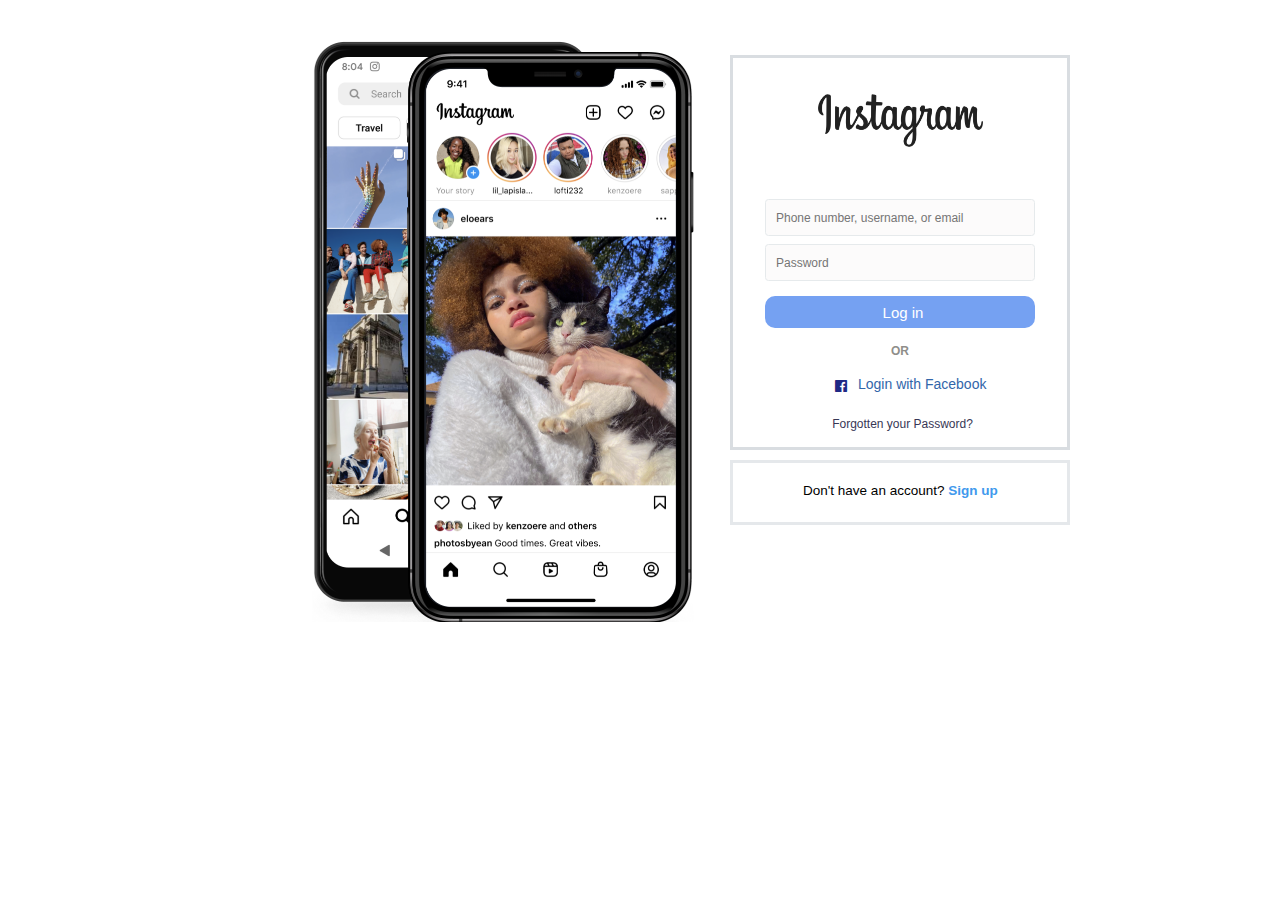
<file: Instagram-Clone/index.html>
<!DOCTYPE html>
<html lang="en">

<head>
        <meta charset="UTF-8">
        <meta http-equiv="X-UA-Compatible" content="IE=edge">
        <meta name="viewport" content="width=device-width, initial-scale=1.0">
        <title>Instagram</title>
        <link rel="stylesheet" href="index.css">
        <link href='https://unpkg.com/boxicons@2.1.1/css/boxicons.min.css' rel='stylesheet'>
</head>
<body>
        <div class="cover">
                <img src="cover11.png" alt="" height="600px" width="400px">
                <div>
                        <div class="container">
                                <h1 id="logo">
                                        <img src="Instagram_logo.svg.png" alt="" height="70" width="175">
                                </h1>
                                <div class="box">
                                        <input id="email" type="" placeholder="Phone number, username, or email ">
                                        <input id="Password" type="password" placeholder="Password">
                                        <button class="btn btn-hover btn" title="">Log in</button>
                                        <h4>OR</h4>
                                        <div class="bx-sl">
                                                <a><i class='bx bxl-facebook-square' style='color:#1f2985'></i></a>
                                                <a id="login_fb"
                                                        href="https://www.facebook.com/login.php?skip_api_login=1&api_key=124024574287414&kid_directed_site=0&app_id=124024574287414&signed_next=1&next=https%3A%2F%2Fwww.facebook.com%2Fdialog%2Foauth%3Fclient_id%3D124024574287414%26redirect_uri%3Dhttps%253A%252F%252Fwww.instagram.com%252Faccounts%252Fsignup%252F%26state%3D%257B%2522fbLoginKey%2522%253A%2522p7s9hi1hhbcc4bescsu1ycxy7l1q8v7bp17gmqd9un5jd41wdhw8a%2522%252C%2522fbLoginReturnURL%2522%253A%2522%252Ffxcal%252Fdisclosure%252F%253Fnext%253D%25252F%2522%257D%26scope%3Demail%26response_type%3Dcode%252Cgranted_scopes%26locale%3Den_US%26ret%3Dlogin%26fbapp_pres%3D0%26logger_id%3D428fb073-440e-49f7-82b1-98c0ff34be4e%26tp%3Dunspecified&cancel_url=https%3A%2F%2Fwww.instagram.com%2Faccounts%2Fsignup%2F%3Ferror%3Daccess_denied%26error_code%3D200%26error_description%3DPermissions%2Berror%26error_reason%3Duser_denied%26state%3D%257B%2522fbLoginKey%2522%253A%2522p7s9hi1hhbcc4bescsu1ycxy7l1q8v7bp17gmqd9un5jd41wdhw8a%2522%252C%2522fbLoginReturnURL%2522%253A%2522%252Ffxcal%252Fdisclosure%252F%253Fnext%253D%25252F%2522%257D%23_%3D_&display=page&locale=en_GB&pl_dbl=0"
                                                        target="_blank">
                                                        Login with Facebook </a>
                                        </div>
                                        <div class="container-2">
                                                <a style= "color: rgb(55, 55, 85);"
                                                        href="forgot pass.html">Forgotten your Password?</a>
                                        </div>
                                </div>
                        </div>
                </div>
                <div>
                        <div class="container-3">
                                <ul id="signup">
                                        <a style="color: black;"> Don't have an account?</a>
                                        <strong><a style="color: rgb(64, 153, 237);" href="signup.html">Sign up</strong>
                                        
                        </div> 
                     
</body>

</html>
</file>
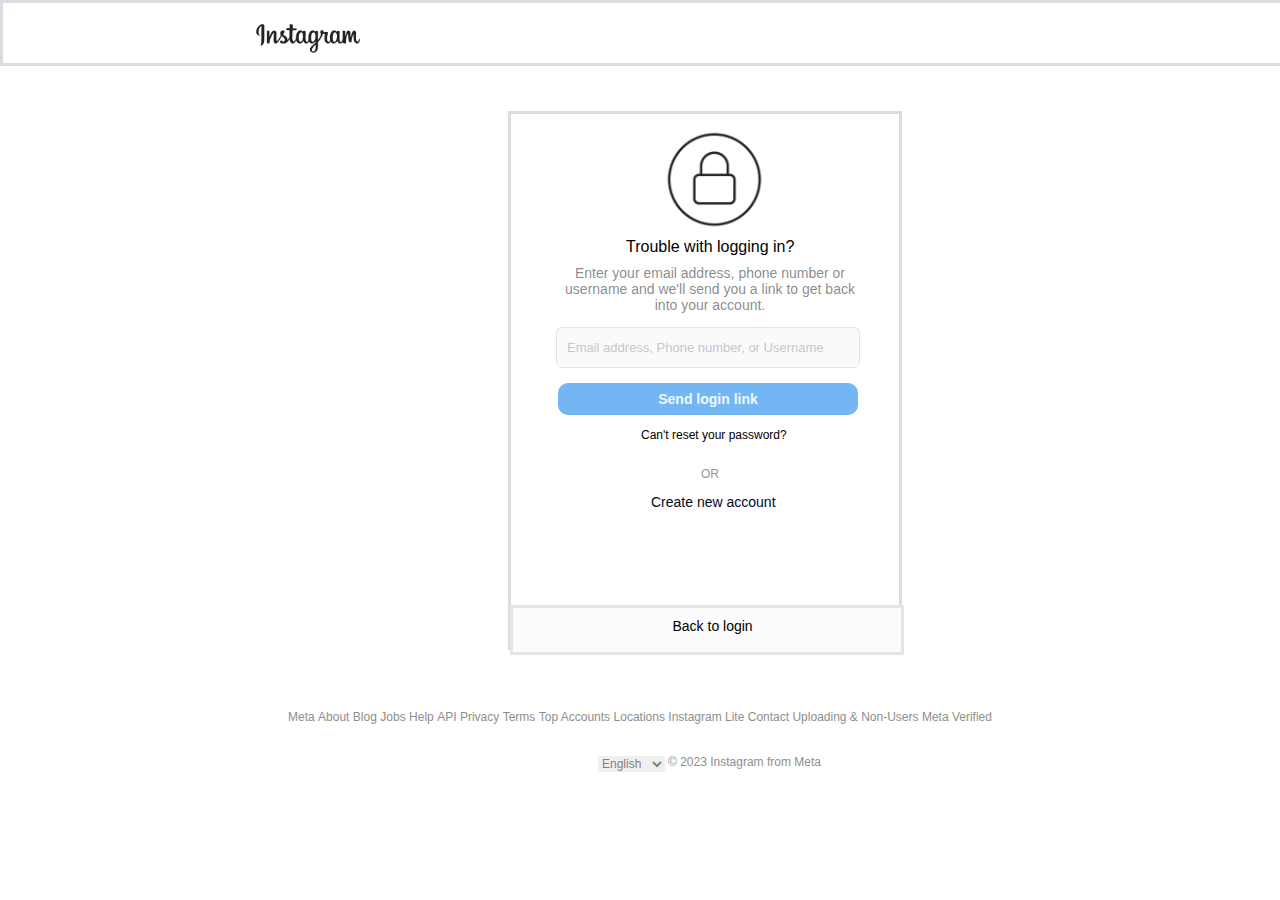
<file: Instagram-Clone/forgot pass.html>
<!DOCTYPE html>
<html lang="en">

<head>
        <meta charset="UTF-8">
        <meta http-equiv="X-UA-Compatible" content="IE=edge">
        <meta name="viewport" content="width=device-width, initial-scale=1.0">
        <title>Reset Password Instagram</title>
        <link rel="stylesheet" href="forgot pass.css">
</head>

<body>
        <div class="container">
                <header> <a href="sing in.html"></a> <img src="Instagram_logo.svg.png" alt="" height="38px"
                                width="110px">
                </header>
        </div>
        <div class="container-2">
                <h1 id="logo">
                        <img src="Screenshot_20230301_023502.png" alt="" height="110px">
                </h1>
                <h2>Trouble with logging in?</h2>
                <p>Enter your email address, phone number or  <br>  username and we'll send you a link to get  back  <br>   into your
                        account.</p>
                <div class="box">
                        <input id="email" type="" placeholder="Email address, Phone number, or Username">
                        <button class="btn btn-hover btn" title="Send login link">Send login link</button>
                        <div>
                                <p2><a style="text-decoration: none; color: black;" href="#">Can't reset your
                                                password?</a></p2><br><br>
                        </div>
                        <h4>OR</h4>
                        <h5> <a style="text-decoration: none; color: rgb(3, 7, 40);" href="signup.html">Create new
                                        account</a></h5>
                </div>
                <div class="container-3">
                        <ul id="login">
                                <a><a style="text-decoration: none; color: black; " href="index.html"> Back to
                                                login</a></a>
                </div>
        </div>
        <div class="footer">
                <span id="a">
                        <a" href="https://about.meta.com/">
                                Meta</a>
                </span>
                <span id="b">
                        <a" href="https://about.instagram.com/">About</a>
                </span>
                <span id="c">
                        <a" href="https://about.instagram.com/en_US/blog">Blog</a>
                </span>
                <span id="k">
                        <a" href="https://about.instagram.com/about-us/careers">Jobs</a>
                </span>
                <span id="d">
                        <a" href="https://help.instagram.com/">Help</a>
                </span>
                <span id="e">
                        <a" href="https://developers.facebook.com/docs/instagram">API</a>
                </span>
                <span id="f">
                        <a"
                                href="https://privacycenter.instagram.com/policy/?entry_point=ig_help_center_data_policy_redirect">
                                Privacy</a>
                </span>
                <span id="g">
                        <a" href="https://help.instagram.com/581066165581870/">Terms</a>
                </span>
                <span id="h">
                        <a" href="https://www.instagram.com/accounts/login/?next=%2Fdirectory%2Fprofiles%2F">Top
                                Accounts</a>
                </span>
                <span id="h">
                        <a" href="https://www.instagram.com/explore/locations/">Locations</a>
                </span>
                <span id="i">
                        <a" href="https://www.instagram.com/web/lite/">Instagram Lite</a>
                </span>
                <span id="j">
                        <a" href="https://www.facebook.com/help/instagram/261704639352628">Contact Uploading &
                                Non-Users</a>
                </span>
                <span id="k">
                        <a" href="">Meta Verified</a>
                </span>
        </div>
        <div class="language-picker-select">
                <form action="" class="language-picker__form">
                        <!-- <label for="language-picker-select">Select your language</label> -->

                        <select name="language-picker-select" id="language-picker-select">
                                <option lang="de" value="deutsch">Deutsch</option>
                                <option lang="en" value="english" selected>English</option>
                                <option lang="fr" value="francais">Français</option>
                                <option lang="it" value="italiano">Italiano</option>
                                <option lang="de" value="deutsch">Deutsch</option>
                                <option lang="en" value="english" selected>English</option>
                                <option lang="fr" value="francais">Français</option>
                                <option lang="it" value="italiano">Italiano</option>
                        </select>
                </form>
        </div>
        <div class="copyright">
                <p2> &#169; 2023 Instagram from Meta</p2>
        </div>


</body>

</html>
</file>
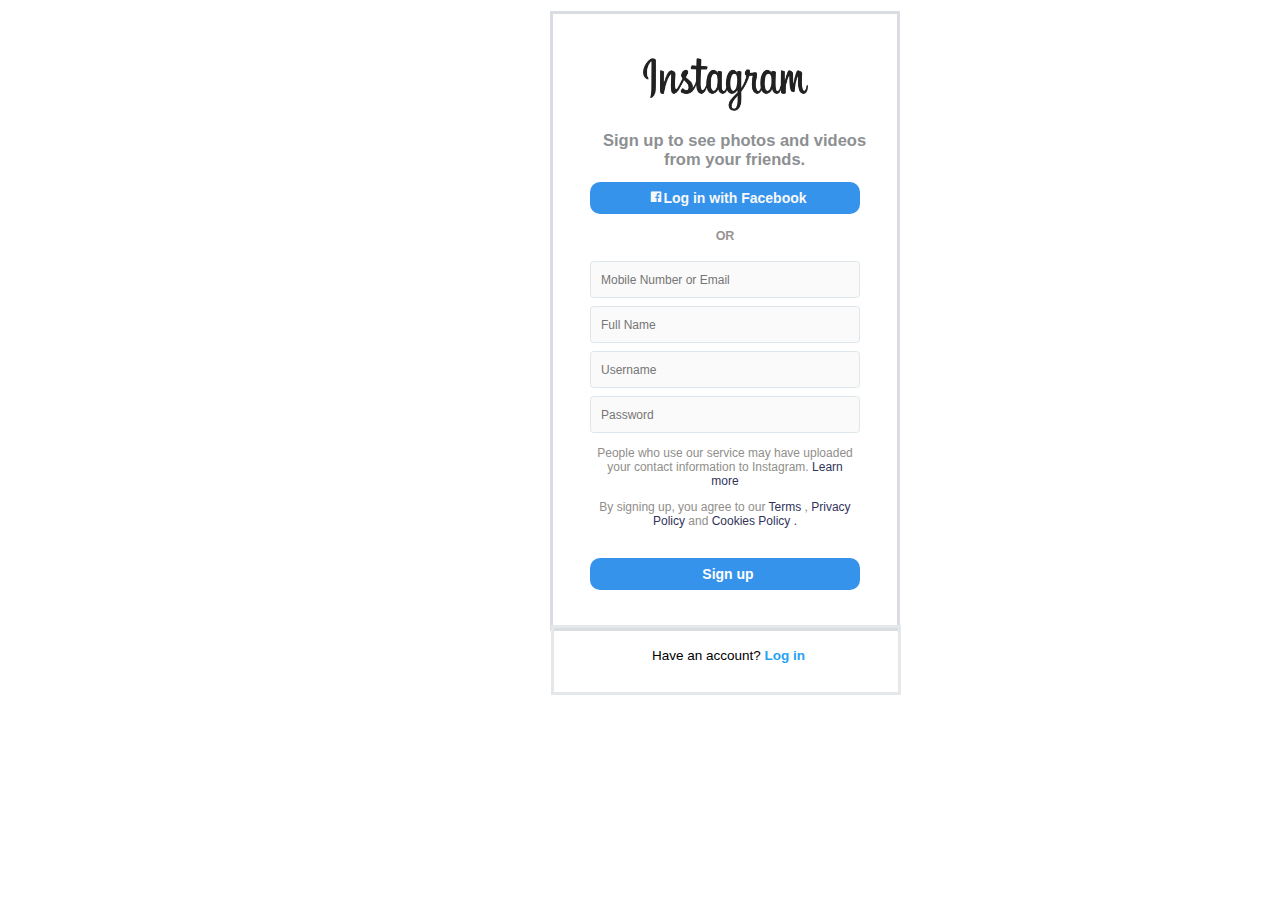
<file: Instagram-Clone/signup.html>
<!DOCTYPE html>
<html lang="en">

<head>
        <meta charset="UTF-8">
        <meta http-equiv="X-UA-Compatible" content="IE=edge">
        <meta name="viewport" content="width=device-width, initial-scale=1.0">
        <title>Sign up Instagram</title>
        <link rel="stylesheet" href="signup.css">
        <link href='https://unpkg.com/boxicons@2.1.1/css/boxicons.min.css' rel='stylesheet'>
</head>

<body>
        <div class="container">
                <h1 id="logo">
                        <img src="Instagram_logo.svg.png" alt="" height="70" width="175">
                </h1>
                <p2 id="tittle">
                        Sign up to see photos and videos <br> from your friends.
                </p2>
                <div id="btn">
                        <button class="btn btn-hover btn" title=""><a style="text-decoration: none; color: #f7f8fa;"
                                        href="https://www.facebook.com/login.php?skip_api_login=1&api_key=124024574287414&kid_directed_site=0&app_id=124024574287414&signed_next=1&next=https%3A%2F%2Fwww.facebook.com%2Fdialog%2Foauth%3Fclient_id%3D124024574287414%26redirect_uri%3Dhttps%253A%252F%252Fwww.instagram.com%252Faccounts%252Fsignup%252F%26state%3D%257B%2522fbLoginKey%2522%253A%252234cxc41hs8vvn12xamtq1wfj8yyu63gh4thx7iq1gudcve17kuj9a%2522%252C%2522fbLoginReturnURL%2522%253A%2522%252Ffxcal%252Fdisclosure%252F%2522%257D%26scope%3Demail%26response_type%3Dcode%252Cgranted_scopes%26locale%3Den_US%26ret%3Dlogin%26fbapp_pres%3D0%26logger_id%3D4c917639-8091-4ef4-8555-6d36055cd41b%26tp%3Dunspecified&cancel_url=https%3A%2F%2Fwww.instagram.com%2Faccounts%2Fsignup%2F%3Ferror%3Daccess_denied%26error_code%3D200%26error_description%3DPermissions%2Berror%26error_reason%3Duser_denied%26state%3D%257B%2522fbLoginKey%2522%253A%252234cxc41hs8vvn12xamtq1wfj8yyu63gh4thx7iq1gudcve17kuj9a%2522%252C%2522fbLoginReturnURL%2522%253A%2522%252Ffxcal%252Fdisclosure%252F%2522%257D%23_%3D_&display=page&locale=en_GB&pl_dbl=0"><i
                                                class='bx bxl-facebook-square' style='color:#f7f8fa'></i>Log in with
                                        Facebook</button></a>
                </div>
                <h4>OR</h4>

                <div class="box">
                        <input id="email" type="" placeholder="Mobile Number or Email ">
                        <input id="Password" type="" placeholder="Full Name">
                        <input id="email" type="" placeholder="Username">
                        <input id="Password" type="" placeholder="Password">
                        <div class="tittle_2">
                                <p>People who use our service may have uploaded <br> your contact information to
                                        Instagram. <a style="color: rgb(50, 51, 90);"
                                                href="https://www.facebook.com/help/instagram/261704639352628">Learn
                                                <br> more</a></p>
                                <span>By signing up, you agree to our <a style="color: rgb(50, 51, 90);"
                                                href="https://help.instagram.com/581066165581870/?locale=en_US">
                                                Terms</a></span>
                                <span>, <a style="color: rgb(50, 51, 90);"
                                                href="https://www.facebook.com/privacy/policy">Privacy <br> Policy</a>
                                        and <a style="color: rgb(50, 51, 90);"
                                                href="https://help.instagram.com/1896641480634370/">Cookies Policy .
                                        </a></span>
                        </div class="btn_2">
                        <button class="btn btn-hover btn" title="">Sign up</button>
                </div>
                <div class="container-3">
                        <ul id="signup">
                        <a style="color: black;">Have an account?</a>
                        <strong><a style="text-decoration: none; color:rgb(39, 162, 244) ;"
                        href="index.html">Log in</a></strong>
                </div>
        </div>

</body>

</html>
</file>
<file: Instagram-Clone/index.css>
* {
    padding-right: 0;
    margin-left: 0;
    box-sizing: border-box;
    text-decoration: none;
    color: rgb(143, 142, 138);
}

#logo {
    position: relative;
    margin-top: 25px;
}

.cover {
    position: relative;
    margin-top: 150px;
    display: flex;
    margin-left: 300px;
    margin-top: 30px;
}

.container {

    height: 395px;
    width: 340px;
    margin-top: 25px;
    margin-left: 30px;
    text-align: center;
    border-color: rgb(217, 221, 225);
    border-radius: 0px;
    border-style: solid;

}

#email,
#Password {
    background-color: rgb(252, 251, 251);
    padding-left: 10px;
    margin-top: 8px;
    position: relative;
    border-color: rgb(230, 234, 236);
    text-align: left;
    height: 37px;
    width: 270px;
    font-size: 12px;
    border-radius: 3.5px;
    border-style: solid;
    border-width: 1px;
}

.btn {
    width: 270px;
    height: 32px;
    border-radius: 10px;
    color: rgb(255, 255, 255);
    background: #75a1f2;
    margin-top: 15px;
    font-size: 15px;
    border: none;
}

h4 {
    text-decoration: #000000;
    font-size: 12px;
    font-family: 'Lucida Sans', 'Lucida Sans Regular', 'Lucida Grande', 'Lucida Sans Unicode', Geneva, Verdana, sans-serif;
}

.bx-sl {
    position: centre;
    display: flex;
    margin-left: 100px;
    margin-top: 20px;
    top: 3px;
}

#login_fb {
    color: rgb(29, 33, 105);
    font-family: 'Segoe UI', Tahoma, Geneva, Verdana, sans-serif;
    font-size: 14px;
    position: absolute;
    cursor: pointer;
    margin-left: 25px;
    margin-top: -2px;
    color: rgb(50, 102, 170);
    text-decoration: none;
    font-weight: 500;

}

.container-2 {

    font-family: 'Segoe UI', Tahoma, Geneva, Verdana, sans-serif;
    margin-top: 20px;
    font-size: 12px;
    position: centre;
    cursor: pointer;
    color: beige;
    padding-left: 5px;
 
}

.container-3 {
    height: 65px;
    width: 340px;
    margin-top: 430px;
    position: absolute;
    margin-left: -340px;
    border-color: rgb(229, 232, 235);
    border-radius: 0px;
    border-style: solid;
    color: rgb(39, 162, 244);
}

#signup {
    position: centre;
    margin-top: 20px;
    margin-left: 30px;
    font-size: 13.5px;
    font-family: 'Segoe UI', Tahoma, Geneva, Verdana, sans-serif;
    
}

.box {
    margin-top: 30px;
    color: rgb(176, 183, 189);
}

.apps_link {
    position: absolute;
    margin-top: 495px;
    font-size: 14px;
    font-family: 'Segoe UI', Tahoma, Geneva, Verdana, sans-serif;
    margin-left: -200px;
    
}

.google_play {
    position: absolute;
    margin-top: 545px;
    margin-left: -290px;
}

.microsoft {
    position: absolute;
    margin-top: 545px;
    margin-left: -140px;
}

.footer {
    justify-content: space-between;
    display: flex;
    font-size: 12px;
    position: relative;
    font-family: 'Segoe UI', Tahoma, Geneva, Verdana, sans-serif;
    font-size: 12px;
    margin-left: -800px;
    margin-right: 110px;
    margin-top: 650px;
    cursor: pointer;
    text-decoration: none;
}

#a:link {
    text-decoration: none;
}

#a:visited {
    text-decoration: none;
}

#a:hover {
    text-decoration: underline;
}

#a:active {
    text-decoration: underline;
}

#b:link {
    text-decoration: none;
}

#b:visited {
    text-decoration: none;
}

#b:hover {
    text-decoration: underline;
}

#b:active {
    text-decoration: underline;
}

#c:link {
    text-decoration: none;
}

#c:visited {
    text-decoration: none;
}

#c:hover {
    text-decoration: underline;
}

#c:active {
    text-decoration: underline;
}

#f:link {
    text-decoration: none;
}

#f:visited {
    text-decoration: none;
}

#f:hover {
    text-decoration: underline;
}

#f:active {
    text-decoration: underline;
}

#e:link {
    text-decoration: none;
}

#e:visited {
    text-decoration: none;
}

#e:hover {
    text-decoration: underline;
}

#e:active {
    text-decoration: underline;
}

.copyright {
    position: relative;
    bottom: -760px;
    right: 400px;
    bottom: 2px;
    color: rgb(136, 138, 138);
    font-size: 12px;
    font-family: 'Segoe UI', Tahoma, Geneva, Verdana, sans-serif;
}

#language-picker-select {
    border: none;
    border-radius: 2px;
    font-family: 'Segoe UI', Tahoma, Geneva, Verdana, sans-serif;
    font-size: 12px;
    color: rgb(127, 130, 130);
    position: relative;
    right: 470px;
    top: 15px;
}
</file>
<file: Instagram-Clone/forgot pass.css>
*{
    text-decoration: none; 
    color: rgb(143, 142, 138);
}
.container
{
    position: relative;
    height: 60px;
    width: 1437px;
    margin-top: -8px;
    border-color: rgb(217, 221, 225);
    border-style: solid;
    margin-left: -8px;
}
header{
    margin-right: 50px;
    display: flex;
    position: relative;
    padding-left: 250px;
    padding-top: 15px;
    cursor: pointer;
}
.container-2
{
    position: relative;
    height: 533px;
    width: 388px;
    border-style: solid;
    margin-top: 45px;
    border-color: rgb(217, 221, 225);
    border-style: solid;
    margin-left: 500px;
}
#logo{
    margin-left: 140px;
    margin-top: 10px;
}
h2{
    position: relative;
    margin-left: 115px;
    font-family: 'Segoe UI', Tahoma, Geneva, Verdana, sans-serif; 
    font-size: 16px;
    font-weight: 500;
    margin-top: -25px;
    color: black;
  
}
p{
    font-size: 14px;
    color: rgba(90, 93, 94, 0.719);
    position: relative;
    margin-left: 10px;
    margin-top: -5px;
    font-family: 'Segoe UI', Tahoma, Geneva, Verdana, sans-serif;
    text-align: center;
}
#email{
    background-color: rgba(244, 240, 240, 0.353);
    padding-left:10px;
    margin-top: 0px;
    position: relative;
    border-color: rgb(224, 229, 232);
    text-align: left;
    height: 37px;
    width: 290px;
    font-size: 13px;
    border-radius: 6px;
    border-style: solid;
    border-width: 1px;
    margin-left: 45px; 
}
::placeholder{
    color: rgb(198, 198, 207);
}
.btn{
    width: 300px;
    height: 32px;
    border-radius: 10px;
    color: aliceblue;
    background-color: #64aef2e6;
    margin-top: 15px;
    margin-left: 47px;
    font-size: 14px;
    border: none;
    font-weight: 600;

}
p2{
    font-size: 12px; 
    position: relative;
    margin-left: 130px;
    top: 10px;  
    font-family: 'Segoe UI', Tahoma, Geneva, Verdana, sans-serif ;
}
h4{
    margin-left: 190px;
    font-size: 12px;
    font-weight: 500;
    color: rgb(150, 150, 156);
    font-family:'Lucida Sans', 'Lucida Sans Regular', 'Lucida Grande', 'Lucida Sans Unicode', Geneva, Verdana, sans-serif ;
}
h5{
    font-size: 14px; 
    position: relative;
    margin-left: 140px;
    bottom: 10px; 
    font-weight: 500; 
    font-family: 'Segoe UI', Tahoma, Geneva, Verdana, sans-serif ;
}
.container-3
{
    height: 44px;
    width: 388px;
    margin-top: 62px;
    position: absolute; 
    margin-left: -1.5px;
    border-color: rgb(227, 229, 232);
    border-style: solid;
    background-color: rgba(251, 252, 251, 0.952);
}
#login{
    margin-left: 120px;
    margin-top: 10px;
    font-family: 'Segoe UI', Tahoma, Geneva, Verdana, sans-serif;
    font-size: 14px;
    font-weight: 500;
    cursor: pointer;
}
.footer{
   justify-content: space-between;
   display: flex;
   font-size: 12px;
   position: relative;
   font-family: 'Segoe UI', Tahoma, Geneva, Verdana, sans-serif;
   font-size: 12px;
   margin-left: 280px;
   margin-right: 280px;
   margin-block: 60px;
   cursor: pointer;
   text-decoration: none;
}
#a:link{
    text-decoration: none;
}
#a:visited{
    text-decoration: none;
}
#a:hover{
text-decoration: underline;
}
#a:active{
    text-decoration: underline;
}

#b:link{
    text-decoration: none;
}
#b:visited{
    text-decoration: none;
}
#b:hover{
text-decoration: underline;
}
#b:active{
    text-decoration: underline;
}

#c:link{
    text-decoration: none;
}
#c:visited{
    text-decoration: none;
}
#c:hover{
text-decoration: underline;
}
#c:active{
    text-decoration: underline;
}

#f:link{
    text-decoration: none;
}
#f:visited{
    text-decoration: none;
}
#f:hover{
text-decoration: underline;
}
#f:active{
    text-decoration: underline;
}

#e:link{
    text-decoration: none;
}
#e:visited{
    text-decoration: none;
}
#e:hover{
text-decoration: underline;
}
#e:active{
    text-decoration: underline;
}
.copyright{
    position: relative;
    bottom: 60px;
    margin-left: 530px;
    color: rgb(136, 138, 138);
}
#language-picker-select{
    border: none;
    border-radius: 2px;
    font-family: 'Segoe UI', Tahoma, Geneva, Verdana, sans-serif;
    font-size: 12px;
    color: rgb(127, 130, 130);
    position: relative;
    left: 590px;
    bottom: 30px;
}
</file>
<file: Instagram-Clone/signup.css>
*{
    padding-right: 0;
    margin-left: 0;
    box-sizing: border-box; 
    margin-top: -2px;
    text-decoration: none;
    color: rgb(143, 142, 138);
}

#tittle{
    font-size: 16.5px;
    font-family: 'Segoe UI', Tahoma, Geneva, Verdana, sans-serif;
    font-weight: 600;
    color: rgb(141, 144, 146);
    display: flex;
    margin: 0px;
    margin-top: -15px;
    margin-left: 50px;
}
#logo{
    position: relative;
    margin-top: 35px;
}
.container
{
    position: relative;
    height: 620px;
    width: 350px;
    margin-top: 15px;
    margin-left: 550px;      
    text-align: center;
    border-color: rgb(217, 221, 225);
    border-radius: 0px;
    border-style: solid;
}
.container-3
{
    height: 70px;
    width: 350px;
    margin-top: 35px;
    position: absolute; 
    margin-left: -2px; 
    border-color: rgb(229, 232, 235);
    border-radius: 0px;
    border-style: solid;
    
}
#email,#Password
{
    background-color: rgba(244, 240, 240, 0.353);
    padding-left: 10px;
    margin-top: 8px;
    position: relative;
    border-color: rgb(221, 230, 235);
    text-align: left;
    height: 37px;
    width: 270px;
    font-size: 12px;
    border-radius: 3.5px;
    border-style: solid;
    border-width: 1px;
    font-weight: 200;
}
.tittle_2{
    margin: 15px;
    font-size: 12px;
    font-family: 'Segoe UI', Tahoma, Geneva, Verdana, sans-serif;
    font-weight: 400;
    color: #989393;
}
.btn{
    width: 270px;
    height: 32px;
    border-radius: 10px;
    color: rgb(255, 255, 255);
    background: #3593eb;
    margin-top: 15px;
    font-size: 14px;
    border: none;
    font-weight: 600;
    cursor: pointer;
}

h4{
    margin: 15px;
    font-size: 12.5px;
    color: #989393;
    font-family:'Lucida Sans', 'Lucida Sans Regular', 'Lucida Grande', 'Lucida Sans Unicode', Geneva, Verdana, sans-serif
}
.bx-sm{
    position: centre;
    display: flex;
    margin-left: 100px;
    margin-top: 20px;
    top: 3px;
}
#login_fb{
    color: rgb(29, 33, 105);
    font-family:'Segoe UI', Tahoma, Geneva, Verdana, sans-serif;
    font-size: 14px;
    position: absolute;
    cursor: pointer;
    margin-left: 25px;
    margin-top: -2px;
    color: rgb(50, 102, 170);
    text-decoration: none;
    font-weight: 500
    
} 
.container-2{
    font-family: 'Segoe UI', Tahoma, Geneva, Verdana, sans-serif;
    margin-top: 20px;
    font-size: 12px;
    position: centre;
    cursor: pointer; 
    color: beige;
}
#signup{
    position: centre;
    margin-top: 20px;
    margin-left: -35px;
    font-size: 13.5px;
    font-family: 'Segoe UI', Tahoma, Geneva, Verdana, sans-serif
}
.box
{
    margin-top: -5px;
    color: rgb(176, 183, 189);
}

.apps_link{
    position: relative;
    margin-top: 115px;
    font-size: 14px;
    font-family: 'Segoe UI', Tahoma, Geneva, Verdana, sans-serif;
    margin-left: 0px;

}
.google_play{
    position: relative;
    margin-top: 15px;
    margin-left: -110px;
}
.microsoft{
    position: absolute;
    margin-top: -40px;
    margin-left: 190px;
}
.footer{
    justify-content: space-between;
    display: flex;
    font-size: 12px;
    position: relative;
    font-family: 'Segoe UI', Tahoma, Geneva, Verdana, sans-serif;
    margin-left: 280px;
    margin-right: 280px;
    top: 170px;
    margin-block: 60px;
    cursor: pointer;
    text-decoration: none;
 }
 #a:link{
     text-decoration: none;
 }
 #a:visited{
     text-decoration: none;
 }
 #a:hover{
 text-decoration: underline;
 }
 #a:active{
     text-decoration: underline;
 }
 
 #b:link{
     text-decoration: none;
 }
 #b:visited{
     text-decoration: none;
 }
 #b:hover{
 text-decoration: underline;
 }
 #b:active{
     text-decoration: underline;
 }
 
 #c:link{
     text-decoration: none;
 }
 #c:visited{
     text-decoration: none;
 }
 #c:hover{
 text-decoration: underline;
 }
 #c:active{
     text-decoration: underline;
 }
 
 #f:link{
     text-decoration: none;
 }
 #f:visited{
     text-decoration: none;
 }
 #f:hover{
 text-decoration: underline;
 }
 #f:active{
     text-decoration: underline;
 }
 
 #e:link{
     text-decoration: none;
 }
 #e:visited{
     text-decoration: none;
 }
 #e:hover{
 text-decoration: underline;
 }
 #e:active{
     text-decoration: underline;
 }
 .copyright{
    position: relative;
    margin-top: 112px;
    padding-bottom: 20px;
    margin-left: 660px;
    color: rgb(136, 138, 138);
    font-size: 12px;
    font-family: 'Segoe UI', Tahoma, Geneva, Verdana, sans-serif;
}
#language-picker-select{
    border: none;
    border-radius: 2px;
    font-family: 'Segoe UI', Tahoma, Geneva, Verdana, sans-serif;
    font-size: 12px;
    color: rgb(127, 130, 130);
    position: relative;
    left: 580px;
    top: 130px;
}
</file>
